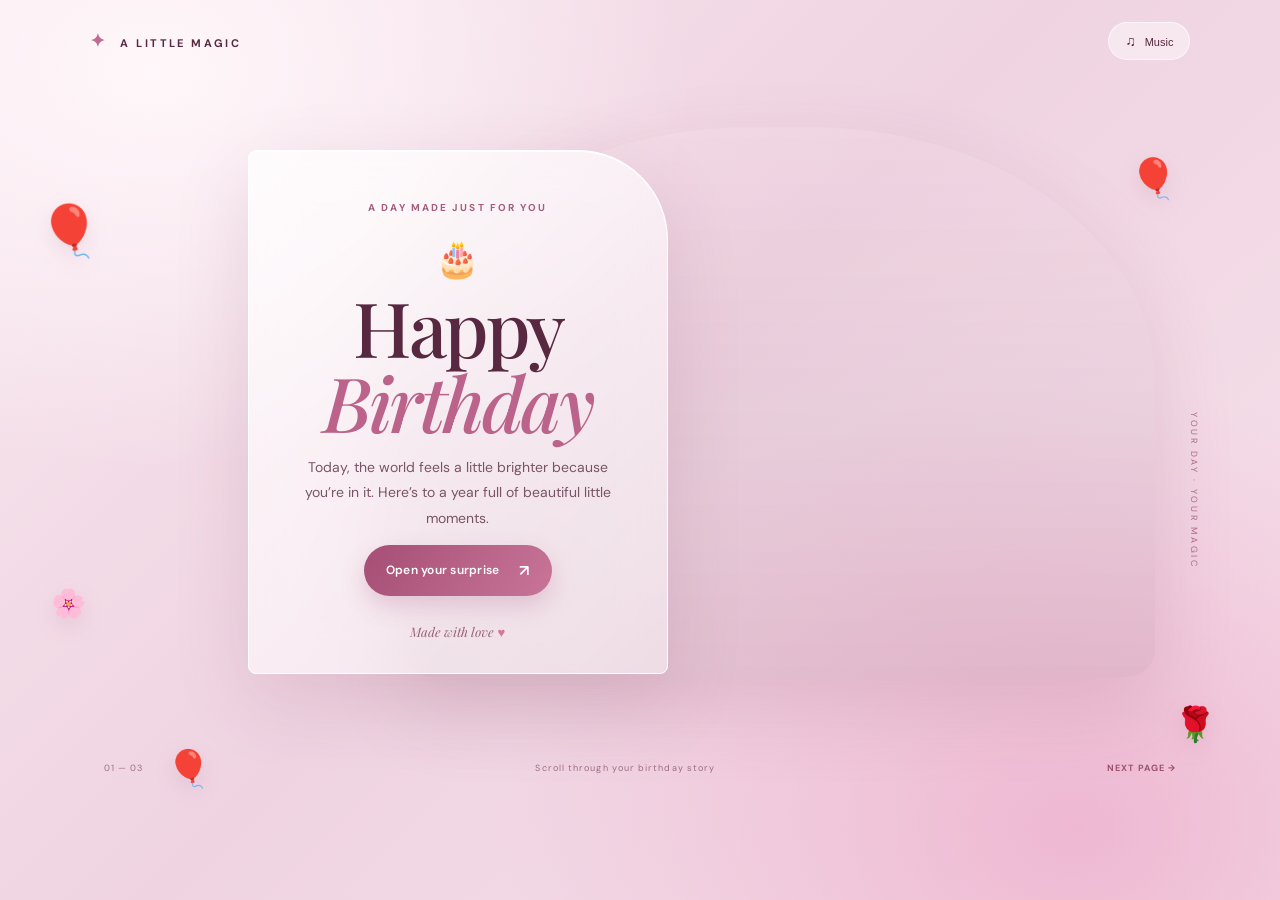
<file: index.html>
<!doctype html>
<html lang="en">
<head>
  <meta charset="utf-8">
  <meta name="viewport" content="width=device-width, initial-scale=1">
  <title>A Day Made for You</title>
  <link rel="preconnect" href="https://fonts.googleapis.com">
  <link href="https://fonts.googleapis.com/css2?family=DM+Sans:wght@400;500;600;700&family=Playfair+Display:wght@500;600;700&display=swap" rel="stylesheet">
  <link rel="stylesheet" href="style.css">
</head>
<body>
  <div class="ambient">
    <span class="balloon b1">🎈</span>
    <span class="balloon b2">🎈</span>
    <span class="balloon b3">🎈</span>
    <span class="petal p1">🌹</span>
    <span class="petal p2">🌸</span>
  </div>

  <header class="topbar">
    <a class="brand" href="index.html"><span class="brand-icon">✦</span> A LITTLE MAGIC</a>
    <button class="music" data-music>♫ <span>Music</span></button>
  </header>

  <main class="hero">
    <div class="hero-photo" role="img" aria-label="Pink roses"></div>

    <section class="glass hero-card">
      <span class="eyebrow">A DAY MADE JUST FOR YOU</span>
      <div class="cake">🎂</div>
      <h1>Happy<br><em>Birthday</em></h1>
      <p>Today, the world feels a little brighter because you’re in it. Here’s to a year full of beautiful little moments.</p>
      <a class="button" href="memories.html">Open your surprise <span>↗</span></a>
      <div class="signature">Made with love <span>♥</span></div>
    </section>

    <div class="side-note">YOUR DAY · YOUR MAGIC</div>
  </main>

  <footer class="page-foot">
    <span>01 — 03</span>
    <span>Scroll through your birthday story</span>
    <a href="memories.html">NEXT PAGE →</a>
  </footer>

  <audio id="birthday-audio" loop src="https://cdn.pixabay.com/audio/2022/10/25/audio_946b3f3a4d.mp3"></audio>
  <script src="script.js"></script>
</body>
</html>
</file>
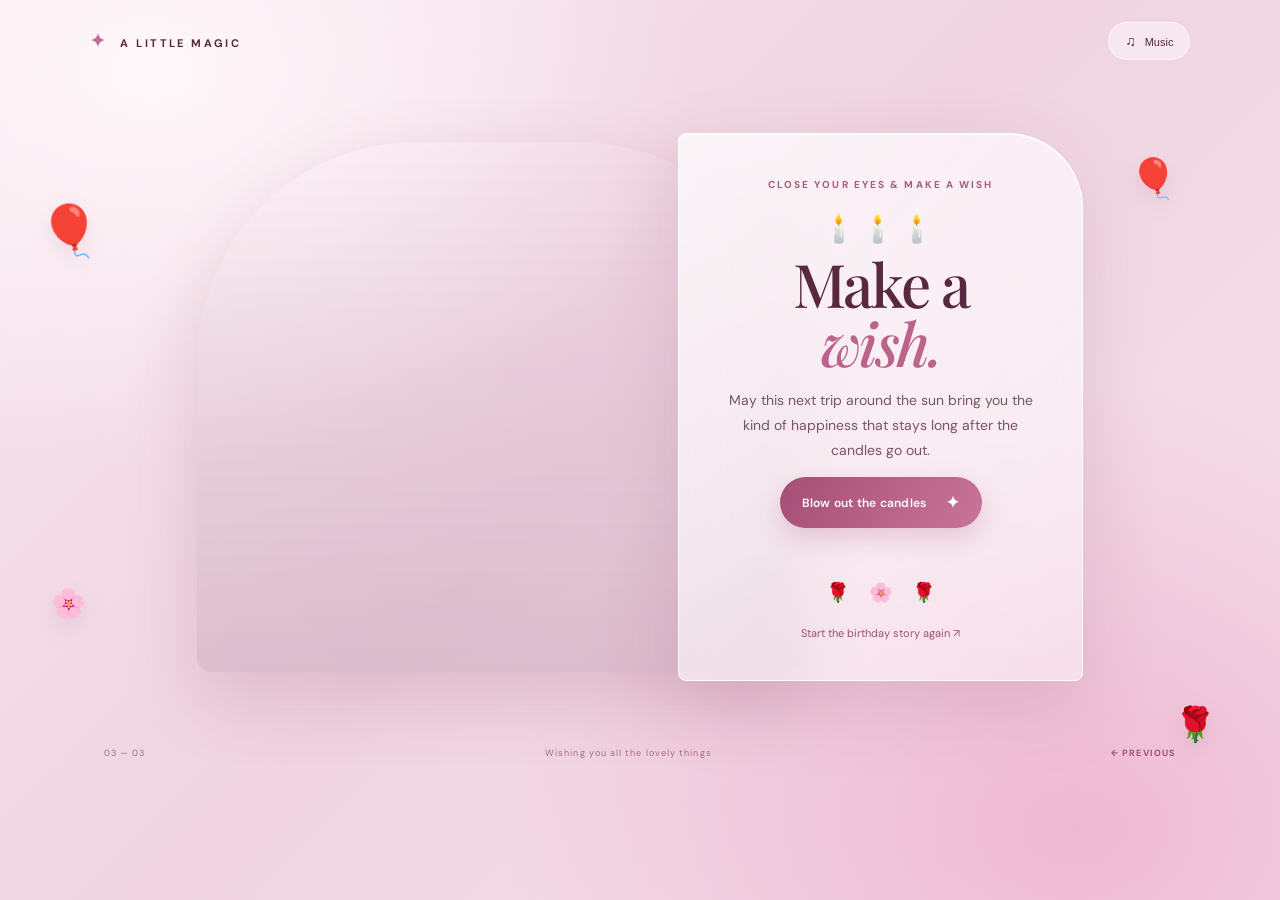
<file: celebration.html>
<!doctype html>
<html lang="en">
<head>
  <meta charset="utf-8">
  <meta name="viewport" content="width=device-width, initial-scale=1">
  <title>Make a Birthday Wish</title>
  <link rel="preconnect" href="https://fonts.googleapis.com">
  <link href="https://fonts.googleapis.com/css2?family=DM+Sans:wght@400;500;600;700&family=Playfair+Display:wght@500;600;700&display=swap" rel="stylesheet">
  <link rel="stylesheet" href="style.css">
</head>
<body>
  <div class="ambient">
    <span class="balloon b1">🎈</span>
    <span class="balloon b2">🎈</span>
    <span class="petal p1">🌹</span>
    <span class="petal p2">🌸</span>
  </div>

  <header class="topbar">
    <a class="brand" href="index.html"><span class="brand-icon">✦</span> A LITTLE MAGIC</a>
    <button class="music" data-music>♫ <span>Music</span></button>
  </header>

  <main class="wish-layout">
    <div class="wish-photo" role="img" aria-label="Birthday cake"></div>

    <section class="glass wish-card">
      <span class="eyebrow">CLOSE YOUR EYES & MAKE A WISH</span>
      <div class="candles" aria-label="Birthday candles">
        <span>🕯️</span><span>🕯️</span><span>🕯️</span>
      </div>
      <h1>Make a<br><em>wish.</em></h1>
      <p>May this next trip around the sun bring you the kind of happiness that stays long after the candles go out.</p>
      <button class="button" id="wish-button">Blow out the candles <span>✦</span></button>
      <p id="wish-message" class="wish-message" aria-live="polite"></p>
      <div class="rose-row">🌹　🌸　🌹</div>
      <a class="text-link" href="index.html">Start the birthday story again ↗</a>
    </section>
  </main>

  <footer class="page-foot">
    <span>03 — 03</span>
    <span>Wishing you all the lovely things</span>
    <a href="memories.html">← PREVIOUS</a>
  </footer>

  <audio id="birthday-audio" loop src="https://cdn.pixabay.com/audio/2022/10/25/audio_946b3f3a4d.mp3"></audio>
  <script src="script.js"></script>
</body>
</html>
</file>
<file: style.css>
:root {
  --ink: #57283f;
  --rose: #a24e70;
  --muted: #956f81;
}

* {
  box-sizing: border-box;
}

body {
  margin: 0;
  min-height: 100vh;
  color: var(--ink);
  font-family: "DM Sans", sans-serif;
  background:
    radial-gradient(ellipse at 12% 8%, #fff7fa 0, transparent 34%),
    radial-gradient(ellipse at 84% 92%, #eeb8d2 0, transparent 38%),
    linear-gradient(135deg, #f8e8ef, #efd3e1 48%, #f7e3ec);
  overflow-x: hidden;
}

.topbar {
  height: 82px;
  padding: 0 7vw;
  display: flex;
  align-items: center;
  justify-content: space-between;
  position: relative;
  z-index: 5;
}

.brand {
  text-decoration: none;
  color: var(--ink);
  font-size: 11px;
  letter-spacing: .22em;
  font-weight: 700;
}

.brand-icon {
  color: #c06b91;
  font-size: 18px;
  margin-right: 8px;
}

.music {
  border: 1px solid #fff9;
  background: #ffffff70;
  color: var(--ink);
  border-radius: 30px;
  padding: 10px 16px;
  cursor: pointer;
  backdrop-filter: blur(12px);
  font-size: 14px;
}

.music span {
  font-size: 11px;
  margin-left: 5px;
}

.hero {
  max-width: 1120px;
  min-height: 660px;
  margin: 0 auto;
  position: relative;
  display: flex;
  align-items: center;
  justify-content: center;
  padding: 40px 24px;
}

.hero-photo {
  position: absolute;
  width: 67%;
  height: 550px;
  right: 4%;
  top: 45px;
  border-radius: 46% 46% 28px 28px;
  background:
    linear-gradient(0deg, #57283f18, #57283f00),
    url("https://images.unsplash.com/photo-1518895949257-7621c3c786d7?auto=format&fit=crop&w=1500&q=90")
    center / cover;
  box-shadow: 0 30px 80px #8e476128;
}

.glass {
  background: linear-gradient(135deg, #ffffffbd, #ffffff70);
  border: 1px solid #fff;
  box-shadow: 0 25px 75px #7f3e5b25, inset 0 1px 0 #fff;
  backdrop-filter: blur(22px);
  -webkit-backdrop-filter: blur(22px);
}

.hero-card {
  position: relative;
  margin-right: 34%;
  width: 420px;
  max-width: 92%;
  padding: 44px 48px 32px;
  border-radius: 8px 90px 8px 8px;
  text-align: center;
}

.eyebrow {
  font-size: 10px;
  font-weight: 700;
  letter-spacing: .21em;
  color: #a45e7c;
}

.cake {
  font-size: 36px;
  margin: 19px 0 8px;
}

h1 {
  font-family: "Playfair Display", serif;
  font-size: clamp(54px, 7vw, 76px);
  line-height: .98;
  letter-spacing: -.04em;
  margin: 0 0 16px;
  font-weight: 500;
}

h1 em {
  font-weight: 500;
  color: #bb638a;
}

.hero-card p,
.wish-card p,
.section-heading p {
  color: #795466;
  font-size: 14px;
  line-height: 1.8;
}

.button {
  display: inline-flex;
  gap: 20px;
  align-items: center;
  justify-content: center;
  text-decoration: none;
  border: 0;
  border-radius: 30px;
  padding: 15px 22px;
  background: linear-gradient(120deg, #a64e75, #c87599);
  color: white;
  letter-spacing: .02em;
  font: 600 12px "DM Sans", sans-serif;
  box-shadow: 0 10px 24px #a44d753a;
  cursor: pointer;
  transition: transform .2s, box-shadow .2s;
}

.button:hover {
  transform: translateY(-3px);
  box-shadow: 0 15px 28px #a44d7550;
}

.button span {
  font-size: 16px;
}

.signature {
  margin-top: 27px;
  font-family: "Playfair Display", serif;
  font-style: italic;
  color: #98607a;
  font-size: 13px;
}

.signature span {
  color: #d2769b;
}

.side-note {
  position: absolute;
  right: 0;
  top: 50%;
  writing-mode: vertical-rl;
  letter-spacing: .3em;
  font-size: 9px;
  color: #a96c87;
}

.page-foot {
  max-width: 1120px;
  margin: 0 auto;
  padding: 20px 24px 35px;
  display: flex;
  justify-content: space-between;
  color: #9d7085;
  font-size: 9px;
  letter-spacing: .12em;
}

.page-foot a {
  color: #9d526f;
  text-decoration: none;
  font-weight: 700;
}

.ambient {
  position: fixed;
  inset: 0;
  pointer-events: none;
  overflow: hidden;
}

.balloon,
.petal {
  position: absolute;
  filter: drop-shadow(0 8px 10px #9c517522);
  animation: drift 6s ease-in-out infinite;
}

.b1 { left: 3%; top: 22%; font-size: 50px; }
.b2 { right: 8%; top: 17%; font-size: 39px; animation-delay: -2s; }
.b3 { left: 13%; bottom: 12%; font-size: 36px; animation-delay: -4s; }
.p1 { right: 5%; bottom: 17%; font-size: 34px; }
.p2 { left: 4%; top: 65%; font-size: 28px; }

@keyframes drift {
  50% { transform: translateY(-15px) rotate(5deg); }
}

.memories {
  max-width: 1040px;
  margin: 55px auto 25px;
  padding: 0 24px;
}

.section-heading {
  text-align: center;
  margin-bottom: 37px;
}

.section-heading h1 {
  font-size: 59px;
  margin: 12px 0;
}

.section-heading p {
  margin: 0 auto;
  max-width: 420px;
}

.gallery {
  display: grid;
  grid-template-columns: 1.15fr 1fr 1fr;
  gap: 18px;
  align-items: center;
}

.photo {
  margin: 0;
  padding: 10px;
  background: #ffffff9c;
  border: 1px solid #fff;
  box-shadow: 0 17px 40px #8e476122;
  transform: rotate(1deg);
}

.photo:nth-child(2) {
  transform: rotate(-2deg);
  margin-top: 35px;
}

.photo:nth-child(3) {
  transform: rotate(2deg);
  margin-top: -8px;
}

.photo img {
  display: block;
  width: 100%;
  height: 220px;
  object-fit: cover;
}

.photo.tall img {
  height: 280px;
}

.photo figcaption {
  padding: 13px 6px 7px;
  font-family: "Playfair Display", serif;
  font-size: 15px;
  color: #7d4b64;
}

.photo figcaption span {
  float: right;
  color: #cc7195;
}

.page-nav {
  display: flex;
  justify-content: center;
  gap: 12px;
  margin: 35px 0;
}

.secondary {
  background: #ffffffb3;
  color: #8c4b69;
  border: 1px solid white;
}

.wish-layout {
  max-width: 1050px;
  min-height: 640px;
  margin: 5px auto 0;
  display: flex;
  align-items: center;
  justify-content: center;
  padding: 20px 24px;
}

.wish-photo {
  width: 60%;
  height: 530px;
  background:
    linear-gradient(0deg, #56254022, #56254000),
    url("https://images.unsplash.com/photo-1578985545062-69928b1d9587?auto=format&fit=crop&w=1300&q=90")
    center / cover;
  border-radius: 220px 220px 14px 14px;
  box-shadow: 0 25px 70px #8e476130;
}

.wish-card {
  position: relative;
  width: 405px;
  margin-left: -120px;
  border-radius: 8px 75px 8px 8px;
  padding: 38px 40px;
  text-align: center;
}

.wish-card h1 {
  font-size: 60px;
}

.candles {
  font-size: 27px;
  margin: 18px 0 8px;
  letter-spacing: 5px;
}

.candles span {
  display: inline-block;
  animation: flicker 1.4s infinite alternate;
}

.candles span:nth-child(2) { animation-delay: .3s; }
.candles span:nth-child(3) { animation-delay: .7s; }

@keyframes flicker {
  to { filter: brightness(1.2); transform: translateY(-2px); }
}

.wish-message {
  min-height: 24px !important;
  color: #a24e70 !important;
  font-weight: 700;
}

.rose-row {
  font-size: 19px;
  margin: 12px;
}

.text-link {
  display: inline-block;
  margin-top: 8px;
  color: #9b5273;
  font-size: 11px;
  text-decoration: none;
}

.confetti {
  position: fixed;
  z-index: 20;
  top: -15px;
  width: 9px;
  height: 13px;
  border-radius: 3px;
  animation: fall 3s linear forwards;
  pointer-events: none;
}

@keyframes fall {
  to {
    transform: translateY(110vh) rotate(700deg);
    opacity: 0;
  }
}

@media (max-width: 700px) {
  .topbar { height: 68px; padding: 0 20px; }
  .hero { min-height: 710px; align-items: flex-end; padding-bottom: 50px; }
  .hero-photo { width: 90%; height: 420px; right: 5%; top: 15px; }
  .hero-card { margin: 0; width: 390px; padding: 35px 28px 27px; }
  .side-note { display: none; }
  .b1 { left: 1%; top: 16%; }
  .b2 { right: 2%; top: 20%; }
  .memories { margin: 35px auto; }
  .section-heading h1 { font-size: 48px; }
  .gallery { grid-template-columns: 1fr 1fr; gap: 12px; }
  .photo img, .photo.tall img { height: 190px; }
  .photo:first-child { grid-column: span 2; }
  .photo:first-child img { height: 230px; }
  .photo:nth-child(2), .photo:nth-child(3) { margin: 0; }
  .wish-layout { min-height: 760px; flex-direction: column; padding-top: 15px; }
  .wish-photo { width: 100%; height: 390px; }
  .wish-card { width: min(94%, 400px); margin: -100px 0 0; padding: 30px 24px; }
  .wish-card h1 { font-size: 53px; }
  .page-foot { padding: 18px 20px 25px; }
  .page-foot span:nth-child(2) { display: none; }
}

@media (prefers-reduced-motion: reduce) {
  *, *::before, *::after {
    animation-duration: .01ms !important;
    animation-iteration-count: 1 !important;
    scroll-behavior: auto !important;
  }
}
</file>
